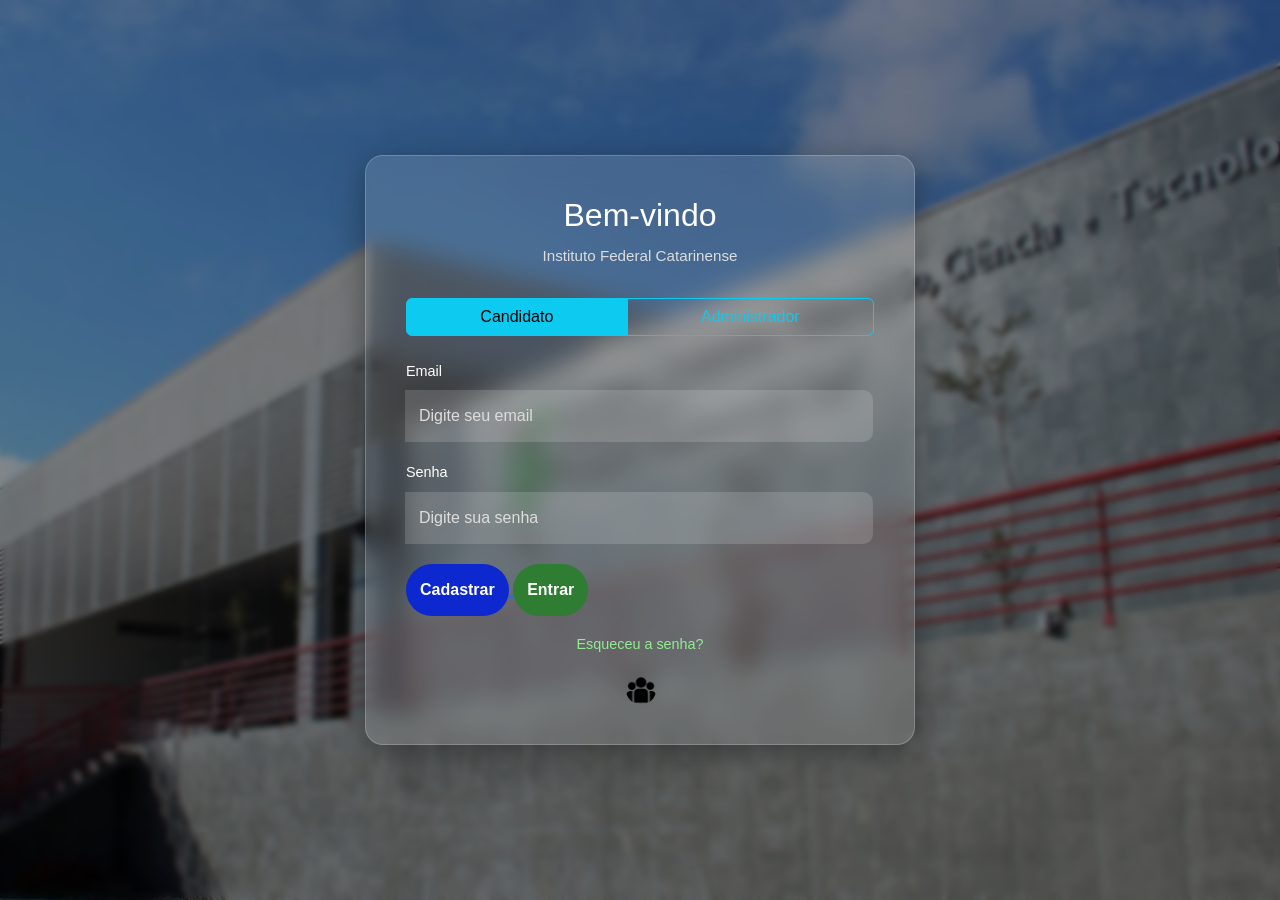
<file: index.html>
<!DOCTYPE html>
<html lang="pt-BR">
<head>
  <meta charset="UTF-8" />
  <link rel="icon" type="image" href="icon.png">
  <link rel="stylesheet" href="style.css">
  <link href="https://cdn.jsdelivr.net/npm/bootstrap@5.3.8/dist/css/bootstrap.min.css" rel="stylesheet" integrity="sha384-sRIl4kxILFvY47J16cr9ZwB07vP4J8+LH7qKQnuqkuIAvNWLzeN8tE5YBujZqJLB" crossorigin="anonymous">
  <meta name="viewport" content="width=device-width, initial-scale=1.0"/>
  <title>Login</title>

</head>

<body>

  <div class="login-container">
    <h1>Bem-vindo</h1>
    <p>Instituto Federal Catarinense</p>

    <form>
      </button>
  <div class="btn-group" role="group" aria-label="Basic radio toggle button group">
  <input type="radio" class="btn-check" name="btnradio" id="btnradio1" autocomplete="off" checked>
  <label class="btn btn-outline-info" for="btnradio1">Candidato</label>

  <input type="radio" class="btn-check" name="btnradio" id="btnradio2" autocomplete="off">
  <label class="btn btn-outline-info" for="btnradio2">Administrador</label>

</div>
      <div class="input-group">
        <label>Email</label>
        <input type="email" placeholder="Digite seu email" required>
      </div>

      <div class="input-group">
        <label>Senha</label>
        <input type="password" placeholder="Digite sua senha" required>
      </div>
      <a href="cadcan.html" target="_blank">
      <button type="button" class="login-cad">
        Cadastrar
      </button>
    </a>
      <button type="button" class="login-ent" id="btnEntrar">
        Entrar
      </button>
   

      <div class="extra">
        <a href="#">Esqueceu a senha?</a>
      </div>
      <a href="sobre.html" target="_blank">
      <button type="button" class="login-sobre">
      </button>
    </a>
    </form>
  </div>
  
</body>
</html>
</file>
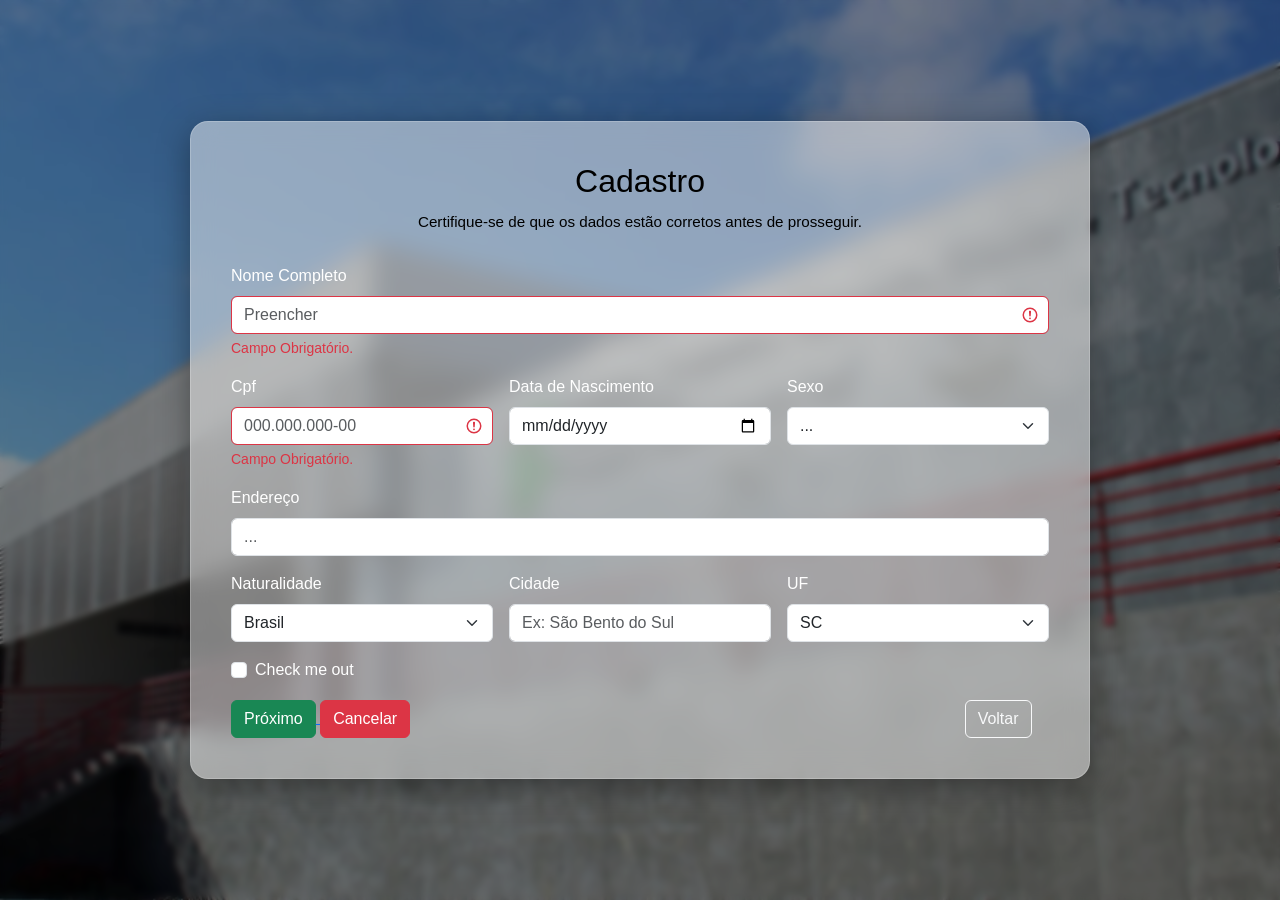
<file: cadcan.html>
<!DOCTYPE html>
<html lang="en">
<head>
    <meta charset="UTF-8">
    <meta name="viewport" content="width=device-width, initial-scale=1.0">
      <link rel="icon" type="image" href="icon.png">
     <link rel="stylesheet" href="cad.css">
  <link href="https://cdn.jsdelivr.net/npm/bootstrap@5.3.8/dist/css/bootstrap.min.css" rel="stylesheet" integrity="sha384-sRIl4kxILFvY47J16cr9ZwB07vP4J8+LH7qKQnuqkuIAvNWLzeN8tE5YBujZqJLB" crossorigin="anonymous">
    <title>Dados Pessoais</title>
</head>
<body>
    <div class="login-container">
        <h1>Cadastro</h1>
    <p>Certifique-se de que os dados estão corretos antes de prosseguir.</p>
    <form class="row g-3">
 <div class="col-12">
    <label for="validationServer03" class="form-label">Nome Completo</label>
    <input type="text" class="form-control is-invalid" id="validationServer03" aria-describedby="validationServer03Feedback" required placeholder="Preencher">
    <div id="validationServer03Feedback" class="invalid-feedback">
      Campo Obrigatório.
    </div>
  </div>

  <div class="col-md-4">
    <label for="validationServer03" class="form-label">Cpf</label>
    <input type="number" class="form-control is-invalid" id="validationServer03" aria-describedby="validationServer03Feedback" required placeholder="000.000.000-00">
    <div id="validationServer03Feedback" class="invalid-feedback">
      Campo Obrigatório.
    </div>
  </div>

  <div class="col-md-4">
    <label for="inputDate " class="form-label">Data de Nascimento</label>
    <input type="date" class="form-control" id="inputAddress" placeholder="...">
  </div>

  <div class="col-md-4">
    <label for="inputsex" class="form-label">Sexo</label>
    <select id="inputsex" class="form-select">
      <option>Masculino</option>
      <option>Feminino</option>
      <option>Outro</option>
      <option>Prefiro não informar</option>
      <option selected>...</option>
    </select>
  </div>

  <div class="col-12">
    <label for="inputAddress" class="form-label">Endereço</label>
    <input type="text" class="form-control" id="inputAddress" placeholder="...">
  </div>

  
  <div class="col-md-4">
    <label for="inputnat" class="form-label">Naturalidade</label>
    <select id="inputnat" class="form-select">
      <option selected>Brasil</option>
      <option>Estados Unidos</option>
      <option>Canada</option>
      <option>Venezuela</option>
       <option>Cabo Verde</option>
        <option>Portugal</option>
      <option>...</option>
    </select>
  </div>
  <div class="col-md-4">
    <label for="inputCity" class="form-label">Cidade</label>
    <input type="text" class="form-control" id="inputCity" placeholder="Ex: São Bento do Sul">
    
  </div>
  <div class="col-md-4">
    <label for="inputState" class="form-label">UF</label>
    <select id="inputState" class="form-select">
      <option selected>SC</option>
      <option>SP</option>
      <option>SE</option>
      <option>ES</option>
      <option>RJ</option>
      <option>MA</option>
      <option>DF</option>
      <option>...</option>
    </select>
  </div>

  <div class="col-12">
    <div class="form-check">
      <input class="form-check-input" type="checkbox" id="gridCheck">
      <label class="form-check-label" for="gridCheck">
        Check me out
      </label>
    </div>
  </div>
  <div class="col-12">
    <a href="proxcad.html" target="_blank">
    <button type="button" class="btn btn-success">Próximo</button>
    </a>
     <button type="submit" class="btn btn-danger">Cancelar</button>
     <a href="index.html">
     <button type="button" class="btn btn-outline-light" id="Voltar">Voltar</button>
     </a>
  </div>
</div>
</form>
</body>
</html>
</file>
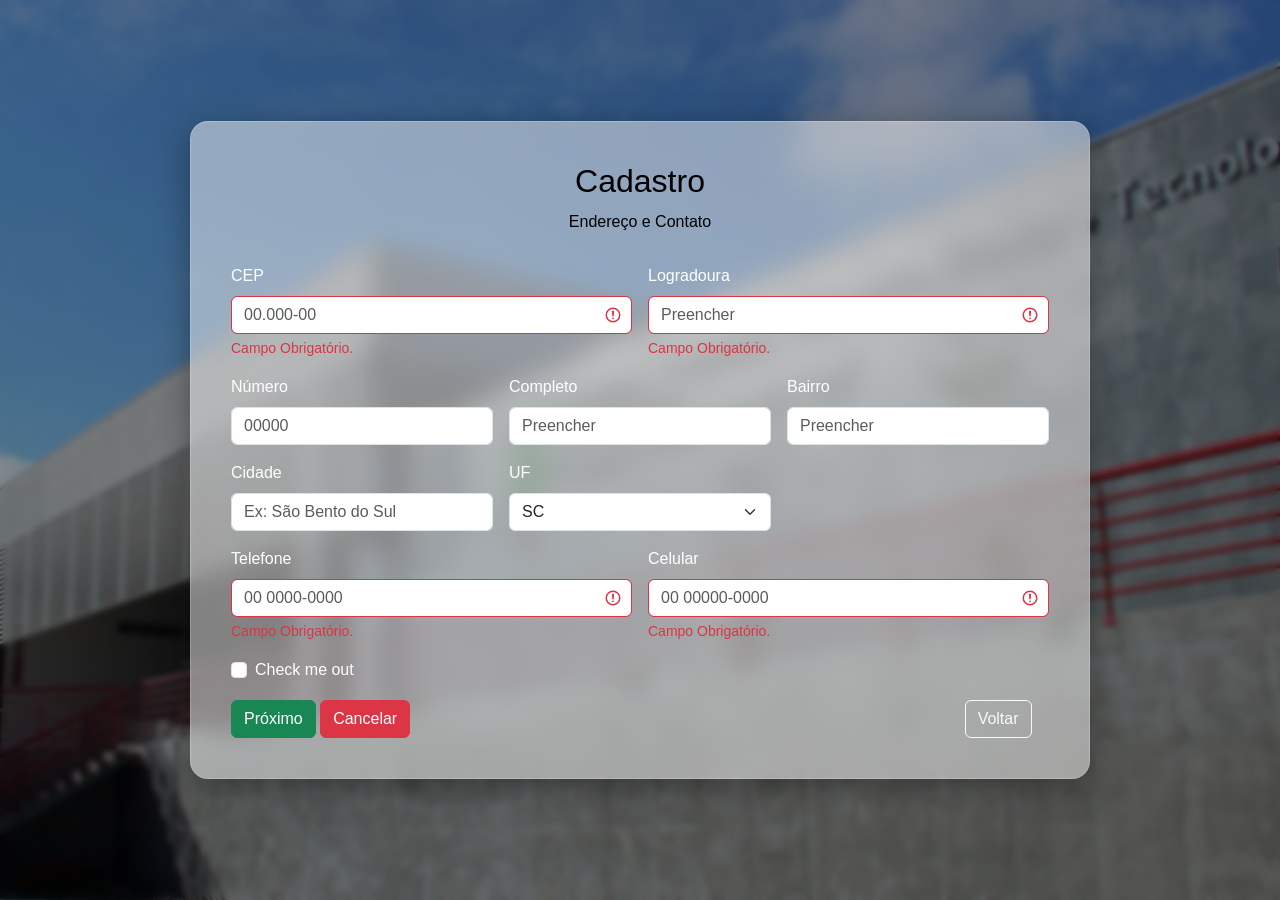
<file: proxcad.html>
<!DOCTYPE html>
<html lang="en">
<head>
    <meta charset="UTF-8">
    <meta name="viewport" content="width=device-width, initial-scale=1.0">
      <link rel="icon" type="image" href="icon.png">
     <link rel="stylesheet" href="proxcad.css">
  <link href="https://cdn.jsdelivr.net/npm/bootstrap@5.3.8/dist/css/bootstrap.min.css" rel="stylesheet" integrity="sha384-sRIl4kxILFvY47J16cr9ZwB07vP4J8+LH7qKQnuqkuIAvNWLzeN8tE5YBujZqJLB" crossorigin="anonymous">
    <title>Endereço e Contato</title>
</head>
<body>
    <div class="login-container">
        <h1>Cadastro</h1>
    <p>Endereço e Contato</p>
    <form class="row g-3">

        <div class="col-md-6">
    <label for="validationServer03" class="form-label">CEP</label>
    <input type="number" class="form-control is-invalid" id="validationServer03" aria-describedby="validationServer03Feedback" required placeholder="00.000-00">
    <div id="validationServer03Feedback" class="invalid-feedback">
      Campo Obrigatório.
    </div>
  </div>

 <div class="col-6">
    <label for="validationServer03" class="form-label">Logradoura</label>
    <input type="text" class="form-control is-invalid" id="validationServer03" aria-describedby="validationServer03Feedback" required placeholder="Preencher">
    <div id="validationServer03Feedback" class="invalid-feedback">
      Campo Obrigatório.
    </div>
  </div>

  <div class="col-md-4">
    <label for="inputnum" class="form-label">Número</label>
    <input type="number" class="form-control" id="inputnum" placeholder="00000">
  </div>

    <div class="col-md-4">
    <label for="inputcom" class="form-label">Completo</label>
    <input type="text" class="form-control" id="inputcom" placeholder="Preencher">
  </div>

  <div class="col-md-4">
    <label for="inputcom" class="form-label">Bairro</label>
    <input type="text" class="form-control" id="inputcom" placeholder="Preencher">
  </div>
  
  <div class="col-md-4">
    <label for="inputCity" class="form-label">Cidade</label>
    <input type="text" class="form-control" id="inputCity" placeholder="Ex: São Bento do Sul"> 
  </div>

  <div class="col-md-4">
    <label for="inputState" class="form-label">UF</label>
    <select id="inputState" class="form-select">
      <option selected>SC</option>
      <option>SP</option>
      <option>SE</option>
      <option>ES</option>
      <option>RJ</option>
      <option>MA</option>
      <option>DF</option>
      <option>...</option>
    </select>
  </div>


   <div class="col-md-6">
    <label for="validationServer03" class="form-label">Telefone</label>
    <input type="number" class="form-control is-invalid" id="validationServer03" aria-describedby="validationServer03Feedback" required placeholder="00 0000-0000">
    <div id="validationServer03Feedback" class="invalid-feedback">
      Campo Obrigatório.
    </div>
  </div>

   <div class="col-md-6">
    <label for="validationServer03" class="form-label">Celular</label>
    <input type="number" class="form-control is-invalid" id="validationServer03" aria-describedby="validationServer03Feedback" required placeholder="00 00000-0000">
    <div id="validationServer03Feedback" class="invalid-feedback">
      Campo Obrigatório.
    </div>
  </div>

  <div class="col-12">
    <div class="form-check">
      <input class="form-check-input" type="checkbox" id="gridCheck">
      <label class="form-check-label" for="gridCheck">
        Check me out
      </label>
    </div>
  </div>
  <div class="col-12">
    <button type="submit" class="btn btn-success">Próximo</button>
     <button type="submit" class="btn btn-danger">Cancelar</button>
     <a href="cadcan.html">
     <button type="button" class="btn btn-outline-light" id="Voltar">Voltar</button>
     </a>
  </div>
</div>
</form>
</body>
</html>
</file>
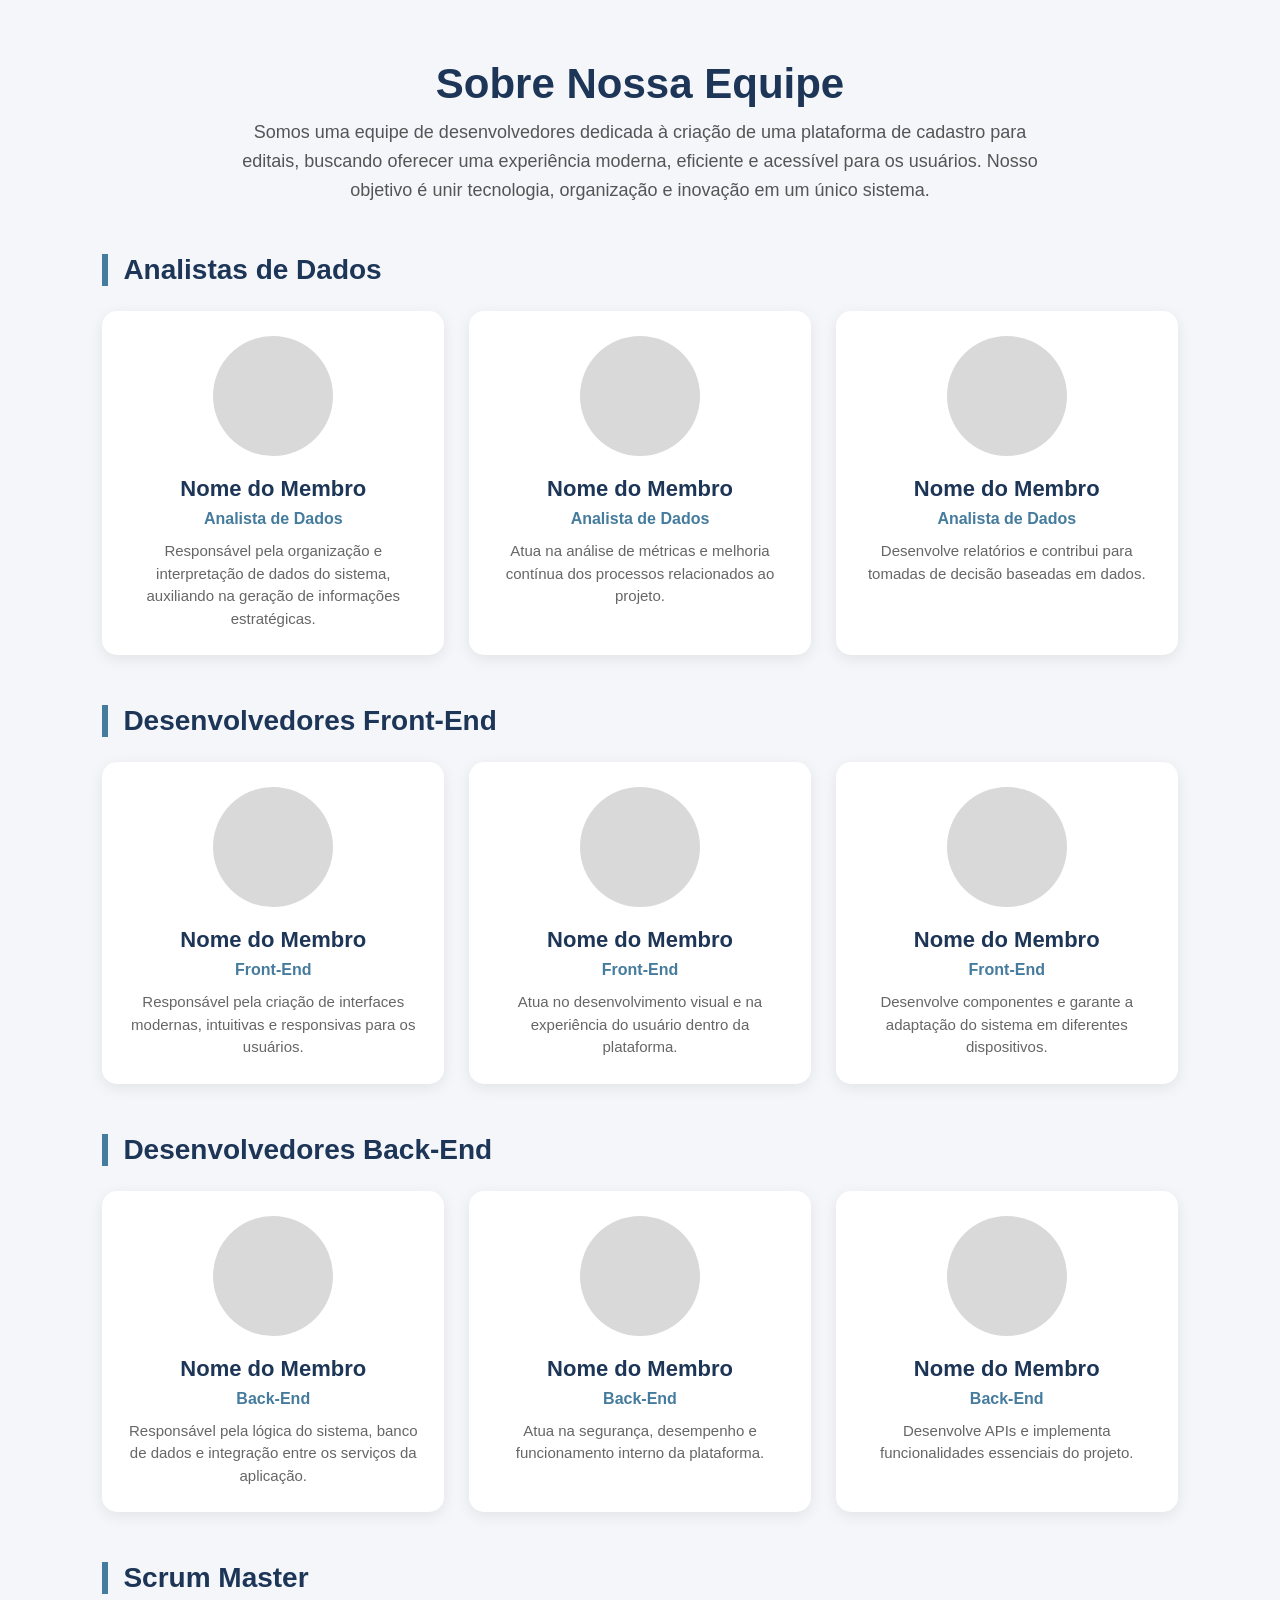
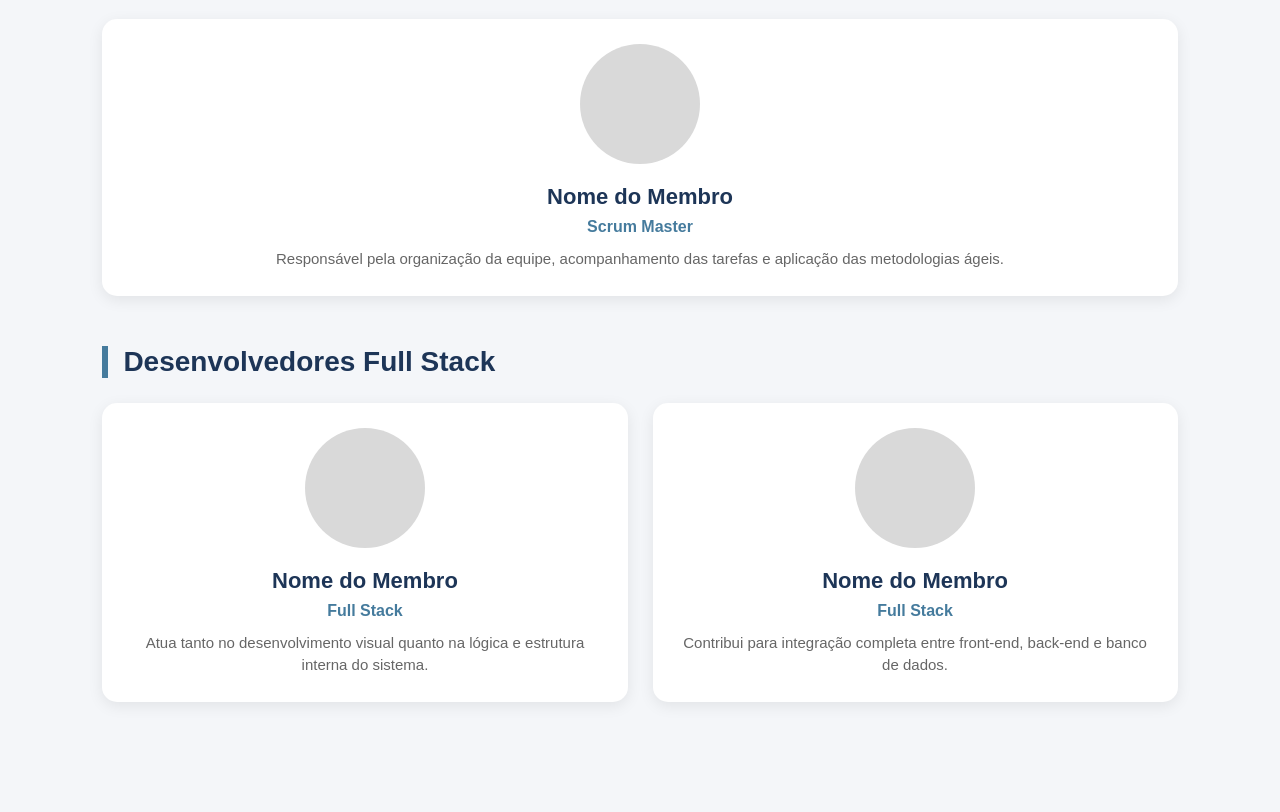
<file: sobre.html>
<!DOCTYPE html>
<html lang="pt-BR">
<head>
  <meta charset="UTF-8" />
  <meta name="viewport" content="width=device-width, initial-scale=1.0"/>
  <link rel="icon" type="image" href="group.png">
  <title>Sobre Nós</title>

  <style>
    *{
      margin: 0;
      padding: 0;
      box-sizing: border-box;
      font-family: Arial, Helvetica, sans-serif;
    }

    body{
      background: #f4f6f9;
      color: #333;
    }

    .sobre{
      width: 100%;
      padding: 60px 8%;
    }

    .titulo{
      text-align: center;
      margin-bottom: 20px;
    }

    .titulo h1{
      font-size: 42px;
      color: #1d3557;
      margin-bottom: 10px;
    }

    .titulo p{
      max-width: 800px;
      margin: auto;
      font-size: 18px;
      color: #555;
      line-height: 1.6;
    }

    .categorias{
      margin-top: 50px;
    }

    .categoria{
      margin-bottom: 50px;
    }

    .categoria h2{
      font-size: 28px;
      color: #1d3557;
      margin-bottom: 25px;
      border-left: 6px solid #457b9d;
      padding-left: 15px;
    }

    .membros{
      display: grid;
      grid-template-columns: repeat(auto-fit, minmax(250px, 1fr));
      gap: 25px;
    }

    .card{
      background: white;
      border-radius: 15px;
      padding: 25px;
      text-align: center;
      box-shadow: 0 4px 15px rgba(0,0,0,0.08);
      transition: 0.3s;
    }

    .card:hover{
      transform: translateY(-5px);
    }

    .foto{
      width: 120px;
      height: 120px;
      margin: auto;
      border-radius: 50%;
      background: #d9d9d9;
      overflow: hidden;
      margin-bottom: 20px;
    }

    .foto img{
      width: 100%;
      height: 100%;
      object-fit: cover;
    }

    .card h3{
      color: #1d3557;
      margin-bottom: 8px;
      font-size: 22px;
    }

    .cargo{
      color: #457b9d;
      font-weight: bold;
      margin-bottom: 12px;
    }

    .descricao{
      font-size: 15px;
      color: #666;
      line-height: 1.5;
    }

    @media(max-width: 768px){

      .titulo h1{
        font-size: 32px;
      }

      .titulo p{
        font-size: 16px;
      }

      .categoria h2{
        font-size: 24px;
      }

    }

  </style>
</head>
<body>

  <section class="sobre">

    <div class="titulo">
      <h1>Sobre Nossa Equipe</h1>

      <p>
        Somos uma equipe de desenvolvedores dedicada à criação de uma plataforma
        de cadastro para editais, buscando oferecer uma experiência moderna,
        eficiente e acessível para os usuários. Nosso objetivo é unir tecnologia,
        organização e inovação em um único sistema.
      </p>
    </div>

    <div class="categorias">

      <!-- ANALISTAS -->
      <div class="categoria">
        <h2>Analistas de Dados</h2>

        <div class="membros">

          <div class="card">
            <div class="foto">
              <!-- FOTO -->
              <!-- <img src="img/membro1.jpg"> -->
            </div>

            <h3>Nome do Membro</h3>
            <p class="cargo">Analista de Dados</p>

            <p class="descricao">
              Responsável pela organização e interpretação de dados do sistema,
              auxiliando na geração de informações estratégicas.
            </p>
          </div>

          <div class="card">
            <div class="foto"></div>

            <h3>Nome do Membro</h3>
            <p class="cargo">Analista de Dados</p>

            <p class="descricao">
              Atua na análise de métricas e melhoria contínua dos processos
              relacionados ao projeto.
            </p>
          </div>

          <div class="card">
            <div class="foto"></div>

            <h3>Nome do Membro</h3>
            <p class="cargo">Analista de Dados</p>

            <p class="descricao">
              Desenvolve relatórios e contribui para tomadas de decisão baseadas
              em dados.
            </p>
          </div>

        </div>
      </div>

      <!-- FRONT-END -->
      <div class="categoria">
        <h2>Desenvolvedores Front-End</h2>

        <div class="membros">

          <div class="card">
            <div class="foto"></div>

            <h3>Nome do Membro</h3>
            <p class="cargo">Front-End</p>

            <p class="descricao">
              Responsável pela criação de interfaces modernas, intuitivas e
              responsivas para os usuários.
            </p>
          </div>

          <div class="card">
            <div class="foto"></div>

            <h3>Nome do Membro</h3>
            <p class="cargo">Front-End</p>

            <p class="descricao">
              Atua no desenvolvimento visual e na experiência do usuário dentro
              da plataforma.
            </p>
          </div>

          <div class="card">
            <div class="foto"></div>

            <h3>Nome do Membro</h3>
            <p class="cargo">Front-End</p>

            <p class="descricao">
              Desenvolve componentes e garante a adaptação do sistema em
              diferentes dispositivos.
            </p>
          </div>

        </div>
      </div>

      <!-- BACK-END -->
      <div class="categoria">
        <h2>Desenvolvedores Back-End</h2>

        <div class="membros">

          <div class="card">
            <div class="foto"></div>

            <h3>Nome do Membro</h3>
            <p class="cargo">Back-End</p>

            <p class="descricao">
              Responsável pela lógica do sistema, banco de dados e integração
              entre os serviços da aplicação.
            </p>
          </div>

          <div class="card">
            <div class="foto"></div>

            <h3>Nome do Membro</h3>
            <p class="cargo">Back-End</p>

            <p class="descricao">
              Atua na segurança, desempenho e funcionamento interno da plataforma.
            </p>
          </div>

          <div class="card">
            <div class="foto"></div>

            <h3>Nome do Membro</h3>
            <p class="cargo">Back-End</p>

            <p class="descricao">
              Desenvolve APIs e implementa funcionalidades essenciais do projeto.
            </p>
          </div>

        </div>
      </div>

      <!-- SCRUM MASTER -->
      <div class="categoria">
        <h2>Scrum Master</h2>

        <div class="membros">

          <div class="card">
            <div class="foto"></div>

            <h3>Nome do Membro</h3>
            <p class="cargo">Scrum Master</p>

            <p class="descricao">
              Responsável pela organização da equipe, acompanhamento das tarefas
              e aplicação das metodologias ágeis.
            </p>
          </div>

        </div>
      </div>

      <!-- FULL STACK -->
      <div class="categoria">
        <h2>Desenvolvedores Full Stack</h2>

        <div class="membros">

          <div class="card">
            <div class="foto"></div>

            <h3>Nome do Membro</h3>
            <p class="cargo">Full Stack</p>

            <p class="descricao">
              Atua tanto no desenvolvimento visual quanto na lógica e estrutura
              interna do sistema.
            </p>
          </div>

          <div class="card">
            <div class="foto"></div>

            <h3>Nome do Membro</h3>
            <p class="cargo">Full Stack</p>

            <p class="descricao">
              Contribui para integração completa entre front-end, back-end e banco
              de dados.
            </p>
          </div>

        </div>
      </div>

    </div>

  </section>

</body>
</html>
</file>
<file: style.css>
* {
    margin: 0;
    padding: 0;
    box-sizing: border-box;
    font-family: Arial, Helvetica, sans-serif;
}

body {
    min-height: 100vh;
    display: flex;
    justify-content: center;
    align-items: center;
    background: url("img.jpg") no-repeat center center/cover;
    position: relative;
    overflow-x: hidden;
    padding: 20px;
}

/* camada escura */
body::before {
    content: "";
    position: absolute;
    inset: 0;
    background: rgba(0, 0, 0, 0.45);
    backdrop-filter: blur(3px);
}

.login-container {
    position: relative;
    z-index: 1;

    width: 100%;
    max-width: 550px;

    padding: 40px;
    border-radius: 18px;

    background: rgba(255, 255, 255, 0.12);
    backdrop-filter: blur(12px);

    border: 1px solid rgba(255,255,255,0.2);

    box-shadow: 0 8px 32px rgba(0,0,0,0.35);

    color: white;
}

.login-container h1 {
    text-align: center;
    margin-bottom: 10px;
    font-size: 2rem;
}

.login-container p {
    text-align: center;
    margin-bottom: 30px;
    color: #ddd;
    font-size: 0.95rem;
}

/* BOTÕES RADIO */
.btn-group {
    width: 100%;
    display: flex;
    margin-bottom: 25px;
}

.btn-group label {
    flex: 1;
}

/* INPUTS */
.input-group {
    margin-bottom: 20px;
}

.input-group label {
    display: block;
    margin-bottom: 8px;
    font-size: 0.9rem;
}

.input-group input {
    width: 100%;
    padding: 14px;
    border: none;
    border-radius: 10px;
    outline: none;
    background: rgba(255,255,255,0.15);
    color: white;
    font-size: 1rem;
}

.input-group input::placeholder {
    color: #ddd;
}

/* ÁREA DOS BOTÕES */
.buttons {
    display: flex;
    gap: 15px;
    margin-top: 10px;
}

.login-ent,
.login-cad,
.login-sobre {
    flex: 1;
    padding: 14px;
    border-radius: 100px;
    color: white;
    font-size: 1rem;
    font-weight: bold;
    cursor: pointer;
    transition: 0.3s;
    border: none;
}

.login-ent {
    background: #2e7d32;
}

.login-cad {
    background: #0e28cf;
}
.login-sobre
{
    background-color: rgba(0, 255, 255, 0.037);
    width: 30px;
    height: 8px;
    margin-top: 20px;
    margin-left: 220px;
    background: url("gr.png") no-repeat center center/cover;
}

.login-ent:hover,
.login-cad:hover,
.login-sobre:hover {
    transform: translateY(-2px);
}

/* EXTRA */
.extra {
    margin-top: 18px;
    text-align: center;
    font-size: 0.9rem;
}

.extra a {
    color: #90ee90;
    text-decoration: none;
}

.extra a:hover {
    text-decoration: underline;
}

/* RESPONSIVIDADE */
@media (max-width: 600px) {

    .login-container {
        padding: 25px;
    }

    .login-container h1 {
        font-size: 1.6rem;
    }

    .buttons {
        flex-direction: column;
    }
    #group
    {
        margin-left: 500px;
        
    }
}
</file>
<file: cad.css>
* {
    margin: 0;
    padding: 0;
    box-sizing: border-box;
    font-family: Arial, Helvetica, sans-serif;
}

body {
    min-height: 100vh;
    display: flex;
    justify-content: center;
    align-items: center;
    background: url("img.jpg") no-repeat center center/cover;
    position: relative;
    overflow-x: hidden;
    padding: 20px;
}
body::before {
    content: "";
    position: absolute;
    inset: 0;
    background: rgba(0, 0, 0, 0.45);
    backdrop-filter: blur(3px);
}
.login-container {
    position: relative;
    z-index: 1;

    width: 100%;
    max-width: 900px;

    padding: 40px;
    border-radius: 18px;

    background: rgba(255, 255, 255, 0.479);
    backdrop-filter: blur(12px);

    border: 1px solid rgba(255,255,255,0.2);

    box-shadow: 0 8px 32px rgba(0,0,0,0.35);

    color: white;
}

.login-container h1 {
    text-align: center;
    margin-bottom: 10px;
    font-size: 2rem;
    color: black;
}

.login-container p {
    text-align: center;
    margin-bottom: 30px;
    color: #000000;
    font-size: 0.95rem;
}

#Voltar
{
    margin-left: 550px;
}
</file>
<file: proxcad.css>
* {
    margin: 0;
    padding: 0;
    box-sizing: border-box;
    font-family: Arial, Helvetica, sans-serif;
}

body {
    min-height: 100vh;
    display: flex;
    justify-content: center;
    align-items: center;
    background: url("img.jpg") no-repeat center center/cover;
    position: relative;
    overflow-x: hidden;
    padding: 20px;
}
body::before {
    content: "";
    position: absolute;
    inset: 0;
    background: rgba(0, 0, 0, 0.45);
    backdrop-filter: blur(3px);
}
.login-container {
    position: relative;
    z-index: 1;

    width: 100%;
    max-width: 900px;

    padding: 40px;
    border-radius: 18px;

    background: rgba(255, 255, 255, 0.479);
    backdrop-filter: blur(12px);

    border: 1px solid rgba(255,255,255,0.2);

    box-shadow: 0 8px 32px rgba(0,0,0,0.35);

    color: white;
}

.login-container h1 {
    text-align: center;
    margin-bottom: 10px;
    font-size: 2rem;
    color: black;
}

.login-container p {
    text-align: center;
    margin-bottom: 30px;
    color: #000000;
    font-size: 1rem;
}

#Voltar
{
    margin-left: 550px;
}
</file>
